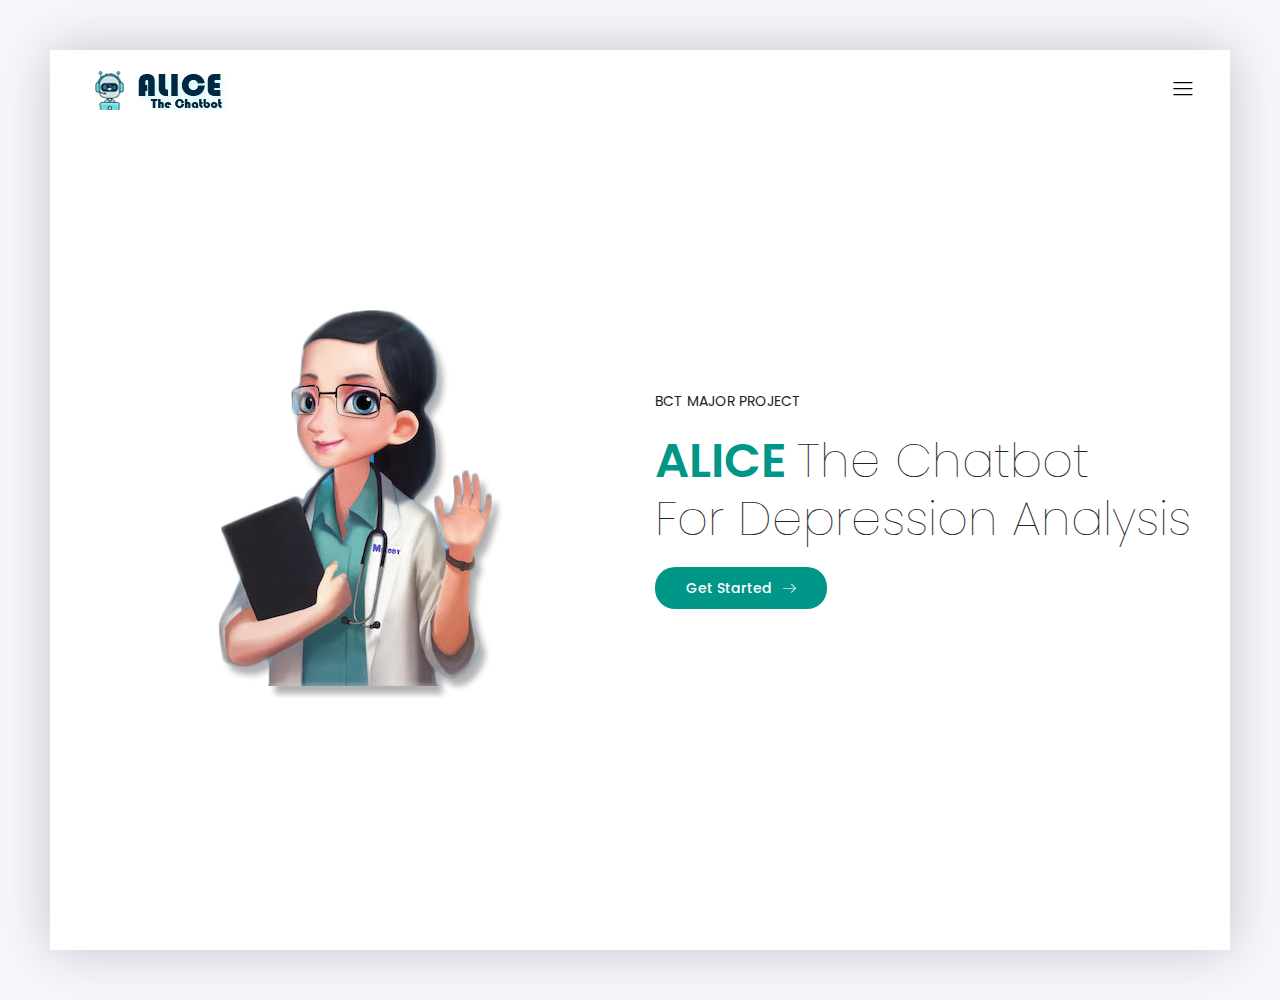
<file: Alice frontend/index.html>
<!DOCTYPE html>
<html lang="zxx" class="no-js">
<head>
	<!-- Mobile Specific Meta -->
	<meta name="viewport" content="width=device-width, initial-scale=1, shrink-to-fit=no">
	<!-- Favicon-->
	<link rel="shortcut icon" href="img/fav.png">
	<!-- Author Meta -->
	<meta name="author" content="Alice">
	<!-- Meta Description -->
	<meta name="description" content="">
	<!-- Meta Keyword -->
	<meta name="keywords" content="">
	<!-- meta character set -->
	<meta charset="UTF-8">
	<!-- Site Title -->
	<title>Alice The Chatbot || For Depression Analysis</title>

	<link href="https://fonts.googleapis.com/css?family=Poppins:100,300,500" rel="stylesheet">
		<!--
		CSS
		============================================= -->
		<link rel="stylesheet" href="css/linearicons.css">
		<link rel="stylesheet" href="css/owl.carousel.css">
		<link rel="stylesheet" href="css/font-awesome.min.css">
		<link rel="stylesheet" href="css/nice-select.css">
		<link rel="stylesheet" href="css/magnific-popup.css">
		<link rel="stylesheet" href="css/bootstrap.css">
		<link rel="stylesheet" href="css/main.css">
	</head>
	<body>
	<div class="oz-body-wrap">
		<!-- Start Header Area -->
		<header class="default-header">
			<div class="container-fluid">
				<div class="header-wrap">
					<div class="header-top d-flex justify-content-between align-items-center">
						<div class="logo">
							<a href="index.html"><img src="img/logo.png" alt=""></a>
						</div>
						<div class="main-menubar d-flex align-items-center">
							<nav class="hide">
								<a href="index.html">Home</a>
									<a href="chatbot.html">Chatbot</a>
									<a href="screening.html">Depression Screening Test</a>
									<a href="team.html">Our Team</a>
							</nav>
							<div class="menu-bar"><span class="lnr lnr-menu"></span></div>
						</div>
					</div>
				</div>
			</div>
		</header>
		<!-- End Header Area -->
		<!-- Start Banner Area -->
		<section class="banner-area relative">
			<div class="container">
				<div class="row fullscreen align-items-center justify-content-center">
					<div class="banner-left col-lg-6">
						<img class="d-flex mx-auto img-fluid" src="img/header-img.png" alt="">
					</div>
					<div class="col-lg-6">
						<div class="story-content">
							<h6 class="text-uppercase">BCT MAJOR PROJECT</h6>
							<h1><span class="sp-2">ALICE </span>The Chatbot<br>
								For Depression Analysis</h1>
							
							<a href="chatbot.html" class="genric-btn primary circle arrow">Get Started<span class="lnr lnr-arrow-right"></span></a>
						</div>
					</div>
				</div>
			</div>
		</section>
	</div>
		<!-- End Banner Area -->
		

		<script src="js/vendor/jquery-2.2.4.min.js"></script>
		<script src="https://cdnjs.cloudflare.com/ajax/libs/popper.js/1.11.0/umd/popper.min.js" integrity="sha384-b/U6ypiBEHpOf/4+1nzFpr53nxSS+GLCkfwBdFNTxtclqqenISfwAzpKaMNFNmj4" crossorigin="anonymous"></script>
		<script src="js/vendor/bootstrap.min.js"></script>
		<script src="js/jquery.ajaxchimp.min.js"></script>
		<script src="js/owl.carousel.min.js"></script>
		<script src="js/jquery.nice-select.min.js"></script>
		<script src="js/jquery.magnific-popup.min.js"></script>
		<script src="js/jquery.counterup.min.js"></script>
		<script src="js/waypoints.min.js"></script>
		<script src="js/main.js"></script>
	</body>
</html>
</file>
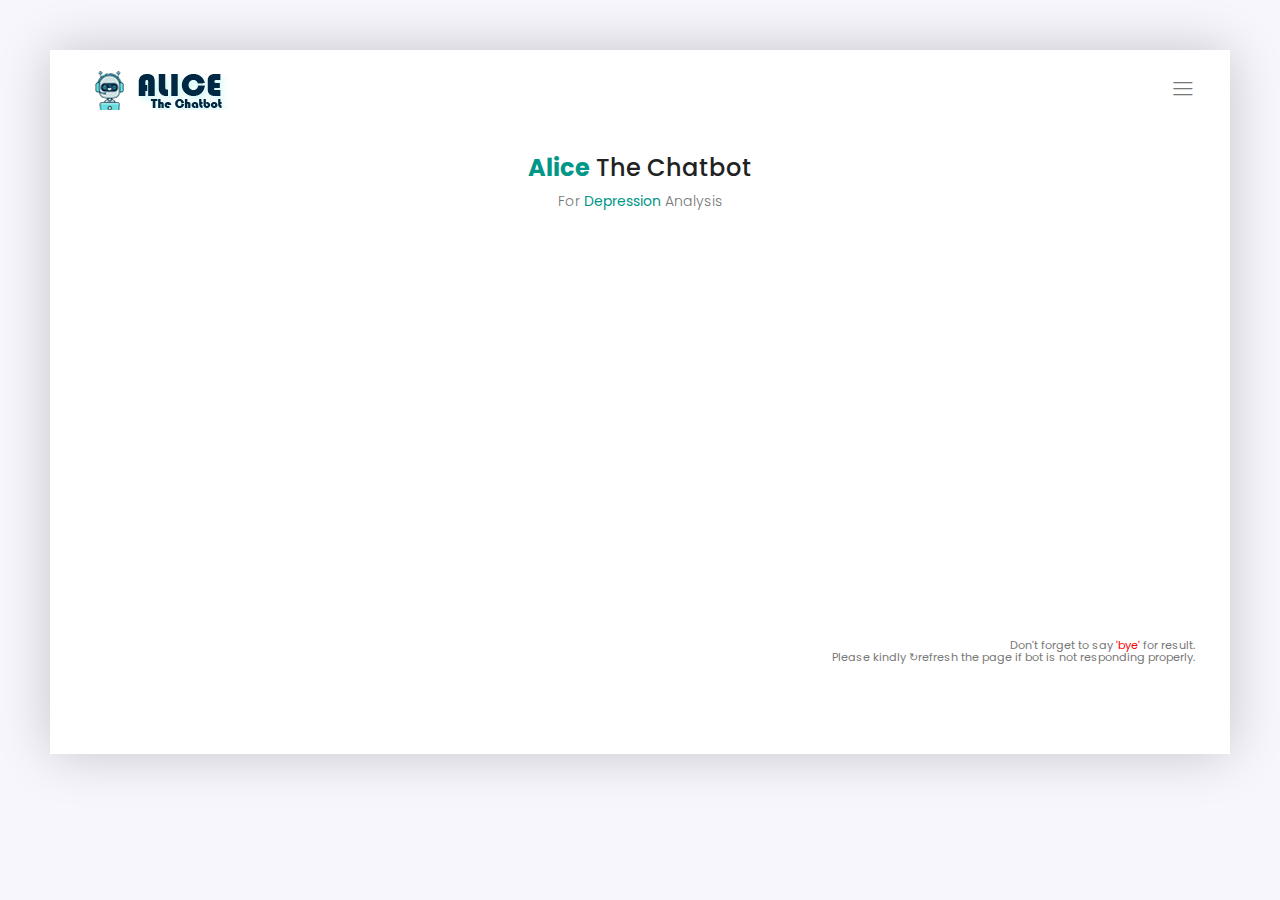
<file: Alice frontend/chatbot.html>
<!DOCTYPE html>
<html lang="zxx" class="no-js">
	<head>
		<!-- Mobile Specific Meta -->
		<meta name="viewport" content="width=device-width, initial-scale=1, shrink-to-fit=no">
		<!-- Favicon-->
		<link rel="shortcut icon" href="img/fav.png">
		<!-- Author Meta -->
		<meta name="author" content="Colorlib">
		<!-- Meta Description -->
		<meta name="description" content="">
		<!-- Meta Keyword -->
		<meta name="keywords" content="">
		<!-- meta character set -->
		<meta charset="UTF-8">
		<!-- Site Title -->
		<title>Alice The Chatbot || For Depression Analysis</title>
		<link href="https://fonts.googleapis.com/css?family=Poppins:300,500,600" rel="stylesheet">
		<!--
		CSS
		============================================= -->
		<link rel="stylesheet" href="css/linearicons.css">
		<link rel="stylesheet" href="css/owl.carousel.css">
		<link rel="stylesheet" href="css/font-awesome.min.css">
		<link rel="stylesheet" href="css/nice-select.css">
		<link rel="stylesheet" href="css/magnific-popup.css">
		<link rel="stylesheet" href="css/bootstrap.css">
		<link rel="stylesheet" href="css/main.css">
	</head>
	<body>
	<div class="oz-body-wrap">
		<!-- Start Header Area -->
		<header class="default-header generic-header">
			<div class="container-fluid">
				<div class="header-wrap">
					<div class="header-top d-flex justify-content-between align-items-center">
						<div class="logo">
							<a href="index.html"><img src="img/logo.png" alt=""></a>
						</div>
						<div class="main-menubar d-flex align-items-center">
							<nav class="hide">
									<a href="index.html">Home</a>
									<a href="chatbot.html">Chatbot</a>
									<a href="screening.html">Depression Screening Test</a>
									<a href="team.html">Our Team</a>
									
								</nav>
							<div class="menu-bar"><span class="lnr lnr-menu"></span></div>
						</div>
					</div>
				</div>
			</div>
		</header>
		<!-- End Header Area -->
		<!-- Start Sample Area -->
		<section class="sample-text-area">
			<div class="container">
			<div class="text-center">
				<h1 class="text-heading " style="margin-bottom: 5px;"><b>Alice</b> The Chatbot</h1>
				<p>For <b>Depression</b> Analysis</p>
				</div>
				
				<iframe src="http://127.0.0.1:5000/" height="400px" width="100%" style=""></iframe>
				
				<p class="text-right" style="margin-bottom: -10px;"><small>Don't forget to say <span style="color:Red;">'bye'</span> for result.</small></p>
				<p class="text-right"><small>Please kindly  ↻refresh the page if bot is not responding properly.</small></p>
			</div>
		</section>
		<!-- End Sample Area -->
		</div>
		
		<!-- End Footer Area -->
		<script src="js/vendor/jquery-2.2.4.min.js"></script>
		<script src="https://cdnjs.cloudflare.com/ajax/libs/popper.js/1.11.0/umd/popper.min.js" integrity="sha384-b/U6ypiBEHpOf/4+1nzFpr53nxSS+GLCkfwBdFNTxtclqqenISfwAzpKaMNFNmj4" crossorigin="anonymous"></script>
		<script src="js/vendor/bootstrap.min.js"></script>
		<script src="js/jquery.ajaxchimp.min.js"></script>
		<script src="js/owl.carousel.min.js"></script>
		<script src="js/jquery.nice-select.min.js"></script>
		<script src="js/jquery.magnific-popup.min.js"></script>
		<script src="js/main.js"></script>
</body>
</html>
</file>
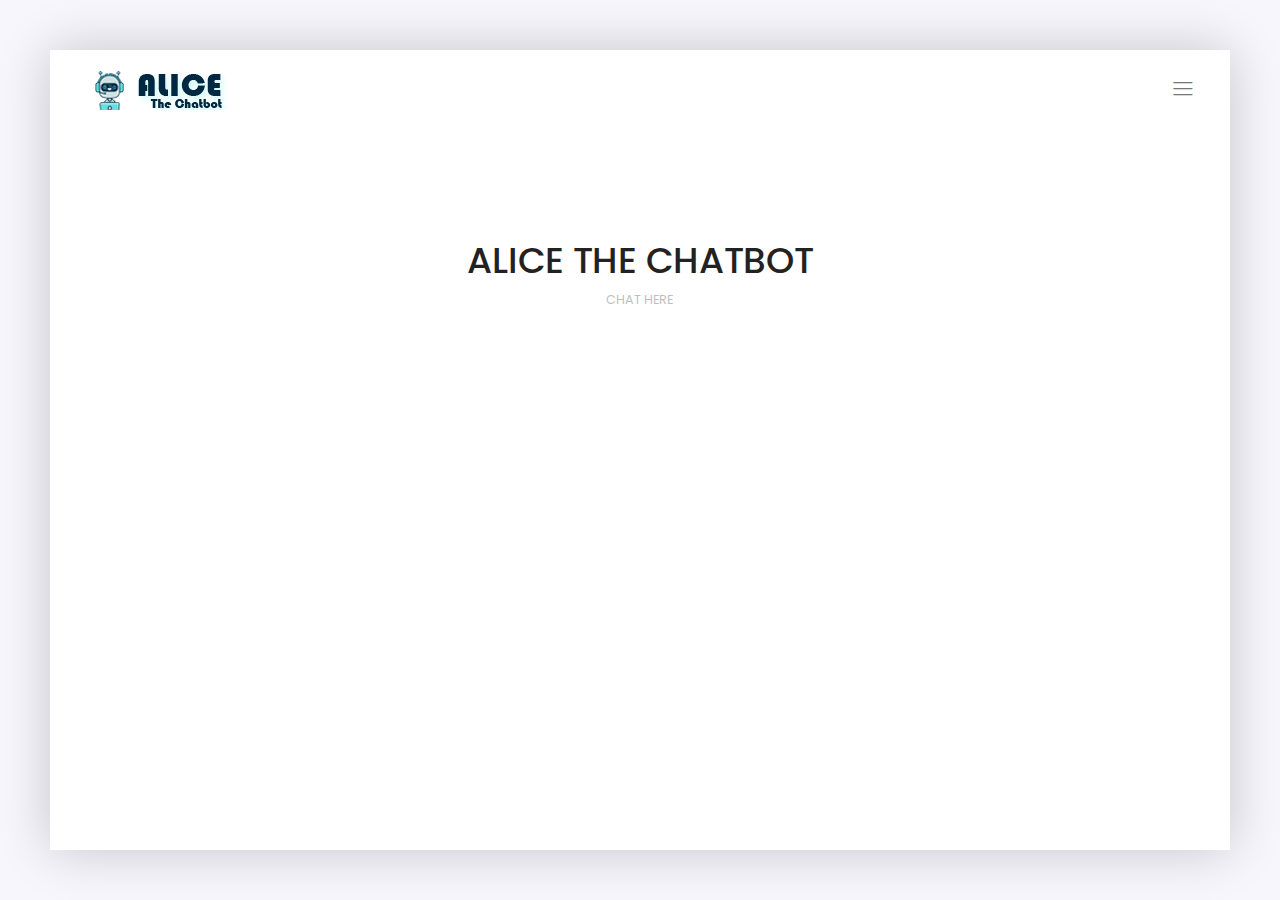
<file: Alice frontend/chatbot1.html>
<!DOCTYPE html>
<html lang="zxx" class="no-js">
	<head>
		<!-- Mobile Specific Meta -->
		<meta name="viewport" content="width=device-width, initial-scale=1, shrink-to-fit=no">
		<!-- Favicon-->
		<link rel="shortcut icon" href="img/fav.png">
		<!-- Author Meta -->
		<meta name="author" content="Alice">
		<!-- Meta Description -->
		<meta name="description" content="">
		<!-- Meta Keyword -->
		<meta name="keywords" content="">
		<!-- meta character set -->
		<meta charset="UTF-8">
		<!-- Site Title -->
		<title>Alice The Chatbot || For Depression Analysis</title>
		<link href="https://fonts.googleapis.com/css?family=Poppins:300,500,600" rel="stylesheet">
		<link rel="stylesheet" href="C:\Users\Aabhas Karmacharya\Desktop\connect\aaa\static\style.css">
		<!--
		CSS
		============================================= -->
		<link rel="stylesheet" href="css/linearicons.css">
		<link rel="stylesheet" href="css/owl.carousel.css">
		<link rel="stylesheet" href="css/font-awesome.min.css">
		<link rel="stylesheet" href="css/nice-select.css">
		<link rel="stylesheet" href="css/magnific-popup.css">
		<link rel="stylesheet" href="css/bootstrap.css">
		<link rel="stylesheet" href="css/main.css">
	</head>
	<body>
		<div class="oz-body-wrap" >
			<!-- Start Header Area -->
			<header class="default-header generic-header">
				<div class="container-fluid">
					<div class="header-wrap">
						<div class="header-top d-flex justify-content-between align-items-center">
							<div class="logo">
								<a href="index.html"><img src="img/logo.png" alt=""></a>
							</div>
							<div class="main-menubar d-flex align-items-center">
								<nav class="hide">
									<a href="index.html">Home</a>
									<a href="chatbot.html">Chatbot</a>
									<a href="team.html">Our Team</a>
								</nav>
								<div class="menu-bar"><span class="lnr lnr-menu"></span></div>
							</div>
						</div>
					</div>
				</div>
			</header>
			<section class="about-generic-area">
					<div class="container border-top-generic">
							
									<section class="generic-banner elements-banner relative">
											<div class="container">
											
												<div class="row height align-items-center justify-content-center">
													<div class="col-lg-10">
														<div class="banner-content text-center">
														
														<h1 class="text-uppercase">Alice The Chatbot</h1>
														<p class="text-uppercase" style="opacity: 0.25;"><small>chat here</small></p>
															<!-- <iframe src="http://127.0.0.1:5000/" height="330px" width="100%" style="boader:2px;"></iframe> -->
															<div class="scrollbar" id="style-1">
															<iframe src="http://127.0.0.1:5000/" height="330px" width="100%" style="border-radius:50px;"></iframe>
								 
														</div>
													</div></div></div>
												
											</div>
										</section>
	
					</div>
					</div>
				</section>
			<!-- End Header Area -->
			<!-- Start Banner Area -->
			<!-- <section class="generic-banner elements-banner relative">
				<div class="container">
				
					<div class="row height align-items-center justify-content-center">
						<div class="col-lg-10">
							<div class="banner-content text-center">
							<br><br>
							<h1 class="text-uppercase">Alice The Chatbot</h1>
							<p class="text-uppercase" style="opacity: 0.25;"><small>chat here</small></p>
								<iframe src="http://127.0.0.1:5000/" height="330px" width="100%" style="boader:2px;"></iframe>
								<div class="scrollbar" id="style-1">
								<iframe src="C:\Users\Aabhas Karmacharya\Desktop\connect\aaa\templates\index.html" height="330px" width="100%" style="boader:2px;"></iframe>
	 
							</div>
						</div>
					</div>
				</div>
			</section> -->
			<!-- End Footer Area -->
		</div>
		<script src="js/vendor/jquery-2.2.4.min.js"></script>
		<script src="https://cdnjs.cloudflare.com/ajax/libs/popper.js/1.11.0/umd/popper.min.js" integrity="sha384-b/U6ypiBEHpOf/4+1nzFpr53nxSS+GLCkfwBdFNTxtclqqenISfwAzpKaMNFNmj4" crossorigin="anonymous"></script>
		<script src="js/vendor/bootstrap.min.js"></script>
		<script src="js/jquery.ajaxchimp.min.js"></script>
		<script src="js/owl.carousel.min.js"></script>
		<script src="js/jquery.nice-select.min.js"></script>
		<script src="js/jquery.magnific-popup.min.js"></script>
		<script src="js/main.js"></script>
	</body>
</html>
</file>
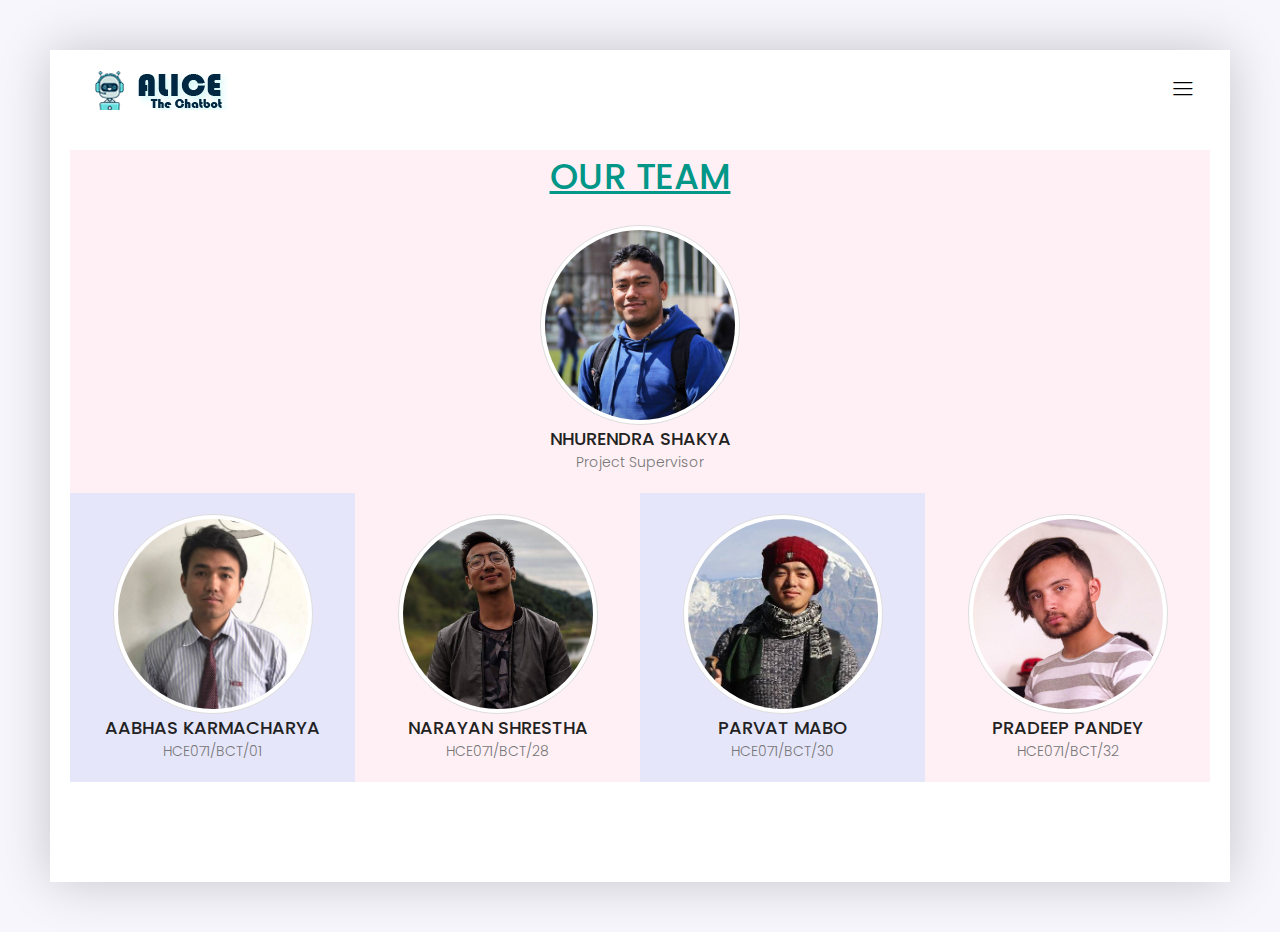
<file: Alice frontend/team.html>
<!DOCTYPE html>
<html lang="zxx" class="no-js">
	<head>
		<!-- Mobile Specific Meta -->
		<meta name="viewport" content="width=device-width, initial-scale=1, shrink-to-fit=no">
		<!-- Favicon-->
		<link rel="shortcut icon" href="img/fav.png">
		<!-- Author Meta -->
		<meta name="author" content="Colorlib">
		<!-- Meta Description -->
		<meta name="description" content="">
		<!-- Meta Keyword -->
		<meta name="keywords" content="">
		<!-- meta character set -->
		<meta charset="UTF-8">
		<!-- Site Title -->
		<title>Alice The Chatbot || For Depression Analysis</title>
		<link href="https://fonts.googleapis.com/css?family=Poppins:300,500,600" rel="stylesheet">
		<!--
		CSS
		============================================= -->
		<link rel="stylesheet" href="css/linearicons.css">
		<link rel="stylesheet" href="css/owl.carousel.css">
		<link rel="stylesheet" href="css/font-awesome.min.css">
		<link rel="stylesheet" href="css/nice-select.css">
		<link rel="stylesheet" href="css/magnific-popup.css">
		<link rel="stylesheet" href="css/bootstrap.css">
		<link rel="stylesheet" href="css/main.css">
		
	</head>
	<body>
		<div class="oz-body-wrap">
			<!-- Start Header Area -->
			<header class="default-header">
				<div class="container-fluid">
					<div class="header-wrap">
						<div class="header-top d-flex justify-content-between align-items-center">
							<div class="logo">
								<a href="index.html"><img src="img/logo.png" alt=""></a>
							</div>
							<div class="main-menubar d-flex align-items-center">
								<nav class="hide">
									<a href="index.html">Home</a>
									<a href="chatbot.html">Chatbot</a>
									<a href="screening.html">Depression Screening Test</a>
									<a href="team.html">Our Team</a>
								</nav>
								<div class="menu-bar"><span class="lnr lnr-menu"></span></div>
							</div>
						</div>
					</div>
				</div>
			</header>
			<!-- End Header Area -->
			
				<!-- About Generic Start -->
			<section class="about-generic-area">
				<div class="container border-top-generic">
						<div class="row">
								<div class="col-sm-12" style="background-color:lavenderblush;">
									<div class="text-center">
											<h1 class="text-uppercase"><u>Our Team</u></h1>
									<br>
									<img src="img/team/5.jpg" alt="" height="200px" width="200px" class="img-fluid img-thumbnail rounded-circle">
									<h4 class="text-uppercase">Nhurendra Shakya</h4>
									<p>Project Supervisor</P>	
									</div>
								</div>
								</div>
								<div class="clearfix"></div>
<div class="row">
    <div class="col-sm-3" style="background-color:lavender;">
	<div class="text-center">
	<br>
	<img src="img/team/2.jpg" alt="" height="200px" width="200px" class="img-fluid img-thumbnail rounded-circle">

	<h4 class="text-uppercase">AABHAS KARMACHARYA</h4>
	<p>HCE071/BCT/01</P>	
	</div>
	</div>
    <div class="col-sm-3" style="background-color:lavenderblush;">
	<div class="text-center">
	<br><img src="img/team/1.jpg" alt="" height="200px" width="200px" class="img-fluid img-thumbnail rounded-circle">

	<h4 class="text-uppercase">Narayan Shrestha</h4>
	<p>HCE071/BCT/28</P>	
	</div>
	</div>
    <div class="col-sm-3" style="background-color:lavender;">
	<div class="text-center">
	<br><img src="img/team/3.jpg" alt="" height="200px" width="200px" class="img-fluid img-thumbnail rounded-circle">

	<h4 class="text-uppercase">Parvat Mabo</h4>
	<p>HCE071/BCT/30</P>	
	</div>
	</div>
	<div class="col-sm-3" style="background-color:lavenderblush;">
	<div class="text-center">
	<br><img src="img/team/4.jpg" alt="" height="200px" width="200px" class="img-fluid img-thumbnail rounded-circle">

	<h4 class="text-uppercase">Pradeep Pandey</h4>
	<p>HCE071/BCT/32</P>	
	</div>
	</div>
  </div>

				</div>
			</section>
			<!-- End generic Area -->
			
		</div>
		<script src="js/vendor/jquery-2.2.4.min.js"></script>
		<script src="https://cdnjs.cloudflare.com/ajax/libs/popper.js/1.11.0/umd/popper.min.js" integrity="sha384-b/U6ypiBEHpOf/4+1nzFpr53nxSS+GLCkfwBdFNTxtclqqenISfwAzpKaMNFNmj4" crossorigin="anonymous"></script>
		<script src="js/vendor/bootstrap.min.js"></script>
		<script src="js/jquery.ajaxchimp.min.js"></script>
		<script src="js/owl.carousel.min.js"></script>
		<script src="js/jquery.nice-select.min.js"></script>
		<script src="js/jquery.magnific-popup.min.js"></script>
		<script src="js/main.js"></script>
	</body>
</html>
</file>
<file: Alice frontend/css/linearicons.css>
@font-face {
	font-family: 'Linearicons-Free';
	src:url('../fonts/Linearicons-Free.eot?w118d');
	src:url('../fonts/Linearicons-Free.eot?#iefixw118d') format('embedded-opentype'),
		url('../fonts/Linearicons-Free.woff2?w118d') format('woff2'),
		url('../fonts/Linearicons-Free.woff?w118d') format('woff'),
		url('../fonts/Linearicons-Free.ttf?w118d') format('truetype'),
		url('../fonts/Linearicons-Free.svg?w118d#Linearicons-Free') format('svg');
	font-weight: normal;
	font-style: normal;
}

.lnr {
	font-family: 'Linearicons-Free';
	speak: none;
	font-style: normal;
	font-weight: normal;
	font-variant: normal;
	text-transform: none;
	line-height: 1;

	/* Better Font Rendering =========== */
	-webkit-font-smoothing: antialiased;
	-moz-osx-font-smoothing: grayscale;
}

.lnr-home:before {
	content: "\e800";
}
.lnr-apartment:before {
	content: "\e801";
}
.lnr-pencil:before {
	content: "\e802";
}
.lnr-magic-wand:before {
	content: "\e803";
}
.lnr-drop:before {
	content: "\e804";
}
.lnr-lighter:before {
	content: "\e805";
}
.lnr-poop:before {
	content: "\e806";
}
.lnr-sun:before {
	content: "\e807";
}
.lnr-moon:before {
	content: "\e808";
}
.lnr-cloud:before {
	content: "\e809";
}
.lnr-cloud-upload:before {
	content: "\e80a";
}
.lnr-cloud-download:before {
	content: "\e80b";
}
.lnr-cloud-sync:before {
	content: "\e80c";
}
.lnr-cloud-check:before {
	content: "\e80d";
}
.lnr-database:before {
	content: "\e80e";
}
.lnr-lock:before {
	content: "\e80f";
}
.lnr-cog:before {
	content: "\e810";
}
.lnr-trash:before {
	content: "\e811";
}
.lnr-dice:before {
	content: "\e812";
}
.lnr-heart:before {
	content: "\e813";
}
.lnr-star:before {
	content: "\e814";
}
.lnr-star-half:before {
	content: "\e815";
}
.lnr-star-empty:before {
	content: "\e816";
}
.lnr-flag:before {
	content: "\e817";
}
.lnr-envelope:before {
	content: "\e818";
}
.lnr-paperclip:before {
	content: "\e819";
}
.lnr-inbox:before {
	content: "\e81a";
}
.lnr-eye:before {
	content: "\e81b";
}
.lnr-printer:before {
	content: "\e81c";
}
.lnr-file-empty:before {
	content: "\e81d";
}
.lnr-file-add:before {
	content: "\e81e";
}
.lnr-enter:before {
	content: "\e81f";
}
.lnr-exit:before {
	content: "\e820";
}
.lnr-graduation-hat:before {
	content: "\e821";
}
.lnr-license:before {
	content: "\e822";
}
.lnr-music-note:before {
	content: "\e823";
}
.lnr-film-play:before {
	content: "\e824";
}
.lnr-camera-video:before {
	content: "\e825";
}
.lnr-camera:before {
	content: "\e826";
}
.lnr-picture:before {
	content: "\e827";
}
.lnr-book:before {
	content: "\e828";
}
.lnr-bookmark:before {
	content: "\e829";
}
.lnr-user:before {
	content: "\e82a";
}
.lnr-users:before {
	content: "\e82b";
}
.lnr-shirt:before {
	content: "\e82c";
}
.lnr-store:before {
	content: "\e82d";
}
.lnr-cart:before {
	content: "\e82e";
}
.lnr-tag:before {
	content: "\e82f";
}
.lnr-phone-handset:before {
	content: "\e830";
}
.lnr-phone:before {
	content: "\e831";
}
.lnr-pushpin:before {
	content: "\e832";
}
.lnr-map-marker:before {
	content: "\e833";
}
.lnr-map:before {
	content: "\e834";
}
.lnr-location:before {
	content: "\e835";
}
.lnr-calendar-full:before {
	content: "\e836";
}
.lnr-keyboard:before {
	content: "\e837";
}
.lnr-spell-check:before {
	content: "\e838";
}
.lnr-screen:before {
	content: "\e839";
}
.lnr-smartphone:before {
	content: "\e83a";
}
.lnr-tablet:before {
	content: "\e83b";
}
.lnr-laptop:before {
	content: "\e83c";
}
.lnr-laptop-phone:before {
	content: "\e83d";
}
.lnr-power-switch:before {
	content: "\e83e";
}
.lnr-bubble:before {
	content: "\e83f";
}
.lnr-heart-pulse:before {
	content: "\e840";
}
.lnr-construction:before {
	content: "\e841";
}
.lnr-pie-chart:before {
	content: "\e842";
}
.lnr-chart-bars:before {
	content: "\e843";
}
.lnr-gift:before {
	content: "\e844";
}
.lnr-diamond:before {
	content: "\e845";
}
.lnr-linearicons:before {
	content: "\e846";
}
.lnr-dinner:before {
	content: "\e847";
}
.lnr-coffee-cup:before {
	content: "\e848";
}
.lnr-leaf:before {
	content: "\e849";
}
.lnr-paw:before {
	content: "\e84a";
}
.lnr-rocket:before {
	content: "\e84b";
}
.lnr-briefcase:before {
	content: "\e84c";
}
.lnr-bus:before {
	content: "\e84d";
}
.lnr-car:before {
	content: "\e84e";
}
.lnr-train:before {
	content: "\e84f";
}
.lnr-bicycle:before {
	content: "\e850";
}
.lnr-wheelchair:before {
	content: "\e851";
}
.lnr-select:before {
	content: "\e852";
}
.lnr-earth:before {
	content: "\e853";
}
.lnr-smile:before {
	content: "\e854";
}
.lnr-sad:before {
	content: "\e855";
}
.lnr-neutral:before {
	content: "\e856";
}
.lnr-mustache:before {
	content: "\e857";
}
.lnr-alarm:before {
	content: "\e858";
}
.lnr-bullhorn:before {
	content: "\e859";
}
.lnr-volume-high:before {
	content: "\e85a";
}
.lnr-volume-medium:before {
	content: "\e85b";
}
.lnr-volume-low:before {
	content: "\e85c";
}
.lnr-volume:before {
	content: "\e85d";
}
.lnr-mic:before {
	content: "\e85e";
}
.lnr-hourglass:before {
	content: "\e85f";
}
.lnr-undo:before {
	content: "\e860";
}
.lnr-redo:before {
	content: "\e861";
}
.lnr-sync:before {
	content: "\e862";
}
.lnr-history:before {
	content: "\e863";
}
.lnr-clock:before {
	content: "\e864";
}
.lnr-download:before {
	content: "\e865";
}
.lnr-upload:before {
	content: "\e866";
}
.lnr-enter-down:before {
	content: "\e867";
}
.lnr-exit-up:before {
	content: "\e868";
}
.lnr-bug:before {
	content: "\e869";
}
.lnr-code:before {
	content: "\e86a";
}
.lnr-link:before {
	content: "\e86b";
}
.lnr-unlink:before {
	content: "\e86c";
}
.lnr-thumbs-up:before {
	content: "\e86d";
}
.lnr-thumbs-down:before {
	content: "\e86e";
}
.lnr-magnifier:before {
	content: "\e86f";
}
.lnr-cross:before {
	content: "\e870";
}
.lnr-menu:before {
	content: "\e871";
}
.lnr-list:before {
	content: "\e872";
}
.lnr-chevron-up:before {
	content: "\e873";
}
.lnr-chevron-down:before {
	content: "\e874";
}
.lnr-chevron-left:before {
	content: "\e875";
}
.lnr-chevron-right:before {
	content: "\e876";
}
.lnr-arrow-up:before {
	content: "\e877";
}
.lnr-arrow-down:before {
	content: "\e878";
}
.lnr-arrow-left:before {
	content: "\e879";
}
.lnr-arrow-right:before {
	content: "\e87a";
}
.lnr-move:before {
	content: "\e87b";
}
.lnr-warning:before {
	content: "\e87c";
}
.lnr-question-circle:before {
	content: "\e87d";
}
.lnr-menu-circle:before {
	content: "\e87e";
}
.lnr-checkmark-circle:before {
	content: "\e87f";
}
.lnr-cross-circle:before {
	content: "\e880";
}
.lnr-plus-circle:before {
	content: "\e881";
}
.lnr-circle-minus:before {
	content: "\e882";
}
.lnr-arrow-up-circle:before {
	content: "\e883";
}
.lnr-arrow-down-circle:before {
	content: "\e884";
}
.lnr-arrow-left-circle:before {
	content: "\e885";
}
.lnr-arrow-right-circle:before {
	content: "\e886";
}
.lnr-chevron-up-circle:before {
	content: "\e887";
}
.lnr-chevron-down-circle:before {
	content: "\e888";
}
.lnr-chevron-left-circle:before {
	content: "\e889";
}
.lnr-chevron-right-circle:before {
	content: "\e88a";
}
.lnr-crop:before {
	content: "\e88b";
}
.lnr-frame-expand:before {
	content: "\e88c";
}
.lnr-frame-contract:before {
	content: "\e88d";
}
.lnr-layers:before {
	content: "\e88e";
}
.lnr-funnel:before {
	content: "\e88f";
}
.lnr-text-format:before {
	content: "\e890";
}
.lnr-text-format-remove:before {
	content: "\e891";
}
.lnr-text-size:before {
	content: "\e892";
}
.lnr-bold:before {
	content: "\e893";
}
.lnr-italic:before {
	content: "\e894";
}
.lnr-underline:before {
	content: "\e895";
}
.lnr-strikethrough:before {
	content: "\e896";
}
.lnr-highlight:before {
	content: "\e897";
}
.lnr-text-align-left:before {
	content: "\e898";
}
.lnr-text-align-center:before {
	content: "\e899";
}
.lnr-text-align-right:before {
	content: "\e89a";
}
.lnr-text-align-justify:before {
	content: "\e89b";
}
.lnr-line-spacing:before {
	content: "\e89c";
}
.lnr-indent-increase:before {
	content: "\e89d";
}
.lnr-indent-decrease:before {
	content: "\e89e";
}
.lnr-pilcrow:before {
	content: "\e89f";
}
.lnr-direction-ltr:before {
	content: "\e8a0";
}
.lnr-direction-rtl:before {
	content: "\e8a1";
}
.lnr-page-break:before {
	content: "\e8a2";
}
.lnr-sort-alpha-asc:before {
	content: "\e8a3";
}
.lnr-sort-amount-asc:before {
	content: "\e8a4";
}
.lnr-hand:before {
	content: "\e8a5";
}
.lnr-pointer-up:before {
	content: "\e8a6";
}
.lnr-pointer-right:before {
	content: "\e8a7";
}
.lnr-pointer-down:before {
	content: "\e8a8";
}
.lnr-pointer-left:before {
	content: "\e8a9";
}
</file>
<file: Alice frontend/css/nice-select.css>
.nice-select {
  -webkit-tap-highlight-color: transparent;
  background-color: #fff;
  border-radius: 5px;
  border: solid 1px #e8e8e8;
  box-sizing: border-box;
  clear: both;
  cursor: pointer;
  display: block;
  float: left;
  font-family: inherit;
  font-size: 14px;
  font-weight: normal;
  height: 42px;
  line-height: 40px;
  outline: none;
  padding-left: 18px;
  padding-right: 30px;
  position: relative;
  text-align: left !important;
  -webkit-transition: all 0.2s ease-in-out;
  transition: all 0.2s ease-in-out;
  -webkit-user-select: none;
     -moz-user-select: none;
      -ms-user-select: none;
          user-select: none;
  white-space: nowrap;
  width: auto; }
  .nice-select:hover {
    border-color: #dbdbdb; }
  .nice-select:active, .nice-select.open, .nice-select:focus {
    border-color: #999; }
  .nice-select:after {
    border-bottom: 2px solid #999;
    border-right: 2px solid #999;
    content: '';
    display: block;
    height: 5px;
    margin-top: -4px;
    pointer-events: none;
    position: absolute;
    right: 12px;
    top: 50%;
    -webkit-transform-origin: 66% 66%;
        -ms-transform-origin: 66% 66%;
            transform-origin: 66% 66%;
    -webkit-transform: rotate(45deg);
        -ms-transform: rotate(45deg);
            transform: rotate(45deg);
    -webkit-transition: all 0.15s ease-in-out;
    transition: all 0.15s ease-in-out;
    width: 5px; }
  .nice-select.open:after {
    -webkit-transform: rotate(-135deg);
        -ms-transform: rotate(-135deg);
            transform: rotate(-135deg); }
  .nice-select.open .list {
    opacity: 1;
    pointer-events: auto;
    -webkit-transform: scale(1) translateY(0);
        -ms-transform: scale(1) translateY(0);
            transform: scale(1) translateY(0); }
  .nice-select.disabled {
    border-color: #ededed;
    color: #999;
    pointer-events: none; }
    .nice-select.disabled:after {
      border-color: #cccccc; }
  .nice-select.wide {
    width: 100%; }
    .nice-select.wide .list {
      left: 0 !important;
      right: 0 !important; }
  .nice-select.right {
    float: right; }
    .nice-select.right .list {
      left: auto;
      right: 0; }
  .nice-select.small {
    font-size: 12px;
    height: 36px;
    line-height: 34px; }
    .nice-select.small:after {
      height: 4px;
      width: 4px; }
    .nice-select.small .option {
      line-height: 34px;
      min-height: 34px; }
  .nice-select .list {
    background-color: #fff;
    border-radius: 5px;
    box-shadow: 0 0 0 1px rgba(68, 68, 68, 0.11);
    box-sizing: border-box;
    margin-top: 4px;
    opacity: 0;
    overflow: hidden;
    padding: 0;
    pointer-events: none;
    position: absolute;
    top: 100%;
    left: 0;
    -webkit-transform-origin: 50% 0;
        -ms-transform-origin: 50% 0;
            transform-origin: 50% 0;
    -webkit-transform: scale(0.75) translateY(-21px);
        -ms-transform: scale(0.75) translateY(-21px);
            transform: scale(0.75) translateY(-21px);
    -webkit-transition: all 0.2s cubic-bezier(0.5, 0, 0, 1.25), opacity 0.15s ease-out;
    transition: all 0.2s cubic-bezier(0.5, 0, 0, 1.25), opacity 0.15s ease-out;
    z-index: 9; }
    .nice-select .list:hover .option:not(:hover) {
      background-color: transparent !important; }
  .nice-select .option {
    cursor: pointer;
    font-weight: 400;
    line-height: 40px;
    list-style: none;
    min-height: 40px;
    outline: none;
    padding-left: 18px;
    padding-right: 29px;
    text-align: left;
    -webkit-transition: all 0.2s;
    transition: all 0.2s; }
    .nice-select .option:hover, .nice-select .option.focus, .nice-select .option.selected.focus {
      background-color: #f6f6f6; }
    .nice-select .option.selected {
      font-weight: bold; }
    .nice-select .option.disabled {
      background-color: transparent;
      color: #999;
      cursor: default; }

.no-csspointerevents .nice-select .list {
  display: none; }

.no-csspointerevents .nice-select.open .list {
  display: block; }
</file>
<file: Alice frontend/css/main.css>
::-moz-selection{background-color:#009688;color:#fff}::selection{background-color:#009688;color:#fff}::-webkit-input-placeholder{color:#000;font-weight:300}:-moz-placeholder{color:#000;opacity:1;font-weight:300}::-moz-placeholder{color:#000;opacity:1;font-weight:300}:-ms-input-placeholder{color:#000;font-weight:300}::-ms-input-placeholder{color:#000;font-weight:300}body{color:#777;font-family:"Poppins",sans-serif;font-size:14px;font-weight:300;line-height:1.5em;position:relative}ol,ul{margin:0;padding:0;list-style:none}select{display:block}figure{margin:0}a{-webkit-transition:all 0.3s ease 0s;-moz-transition:all 0.3s ease 0s;-o-transition:all 0.3s ease 0s;transition:all 0.3s ease 0s}iframe{border:0}a,a:focus,a:hover{text-decoration:none;outline:0;color:#777}.btn.active.focus,.btn.active:focus,.btn.focus,.btn.focus:active,.btn:active:focus,.btn:focus{text-decoration:none;outline:0}.card-panel{margin:0;padding:60px}.btn i,.btn-large i,.btn-floating i,.btn-large i,.btn-flat i{font-size:1em;line-height:inherit}.gray-bg{background:#f9f9ff}h1,h2,h3,h4,h5,h6{font-family:"Poppins",sans-serif;color:#222;line-height:1.5em;margin-bottom:0;margin-top:0;font-weight:500}.h1,.h2,.h3,.h4,.h5,.h6{margin-bottom:0;margin-top:0;font-family:"Poppins",sans-serif;font-weight:600;color:#222}h1,.h1{font-size:36px}h2,.h2{font-size:30px}h3,.h3{font-size:24px}h4,.h4{font-size:18px}h5,.h5{font-size:16px}h6,.h6{font-size:14px;color:#222}td,th{border-radius:0px}.clear::before,.clear::after{content:" ";display:table}.clear::after{clear:both}.fz-11{font-size:11px}.fz-12{font-size:12px}.fz-13{font-size:13px}.fz-14{font-size:14px}.fz-15{font-size:15px}.fz-16{font-size:16px}.fz-18{font-size:18px}.fz-30{font-size:30px}.fz-48{font-size:48px !important}.fw100{font-weight:100}.fw300{font-weight:300}.fw400{font-weight:400 !important}.fw500{font-weight:500}.f700{font-weight:700}.fsi{font-style:italic}.mt-10{margin-top:10px}.mt-15{margin-top:15px}.mt-20{margin-top:20px}.mt-25{margin-top:25px}.mt-30{margin-top:30px}.mt-35{margin-top:35px}.mt-40{margin-top:40px}.mt-50{margin-top:50px}.mt-60{margin-top:60px}.mt-70{margin-top:70px}.mt-80{margin-top:80px}.mt-100{margin-top:100px}.mt-120{margin-top:120px}.mt-150{margin-top:150px}.ml-0{margin-left:0 !important}.ml-5{margin-left:5px !important}.ml-10{margin-left:10px}.ml-15{margin-left:15px}.ml-20{margin-left:20px}.ml-30{margin-left:30px}.ml-50{margin-left:50px}.mr-0{margin-right:0 !important}.mr-5{margin-right:5px !important}.mr-15{margin-right:15px}.mr-10{margin-right:10px}.mr-20{margin-right:20px}.mr-30{margin-right:30px}.mr-50{margin-right:50px}.mb-0{margin-bottom:0px}.mb-0-i{margin-bottom:0px !important}.mb-5{margin-bottom:5px}.mb-10{margin-bottom:10px}.mb-15{margin-bottom:15px}.mb-20{margin-bottom:20px}.mb-25{margin-bottom:25px}.mb-30{margin-bottom:30px}.mb-40{margin-bottom:40px}.mb-50{margin-bottom:50px}.mb-60{margin-bottom:60px}.mb-70{margin-bottom:70px}.mb-80{margin-bottom:80px}.mb-90{margin-bottom:90px}.mb-100{margin-bottom:100px}.pt-0{padding-top:0px}.pt-10{padding-top:10px}.pt-15{padding-top:15px}.pt-20{padding-top:20px}.pt-25{padding-top:25px}.pt-30{padding-top:30px}.pt-40{padding-top:40px}.pt-50{padding-top:50px}.pt-60{padding-top:60px}.pt-70{padding-top:70px}.pt-80{padding-top:80px}.pt-90{padding-top:90px}.pt-100{padding-top:100px}.pt-150{padding-top:150px}.pb-0{padding-bottom:0px}.pb-10{padding-bottom:10px}.pb-15{padding-bottom:15px}.pb-20{padding-bottom:20px}.pb-25{padding-bottom:25px}.pb-30{padding-bottom:30px}.pb-40{padding-bottom:40px}.pb-50{padding-bottom:50px}.pb-60{padding-bottom:60px}.pb-70{padding-bottom:70px}.pb-80{padding-bottom:80px}.pb-90{padding-bottom:90px}.pb-100{padding-bottom:100px}.pb-150{padding-bottom:150px}.pr-30{padding-right:30px}.pl-30{padding-left:30px}.p-40{padding:40px}.float-left{float:left}.float-right{float:right}.text-italic{font-style:italic}.text-white{color:#fff}.transition{-webkit-transition:all 0.3s ease 0s;-moz-transition:all 0.3s ease 0s;-o-transition:all 0.3s ease 0s;transition:all 0.3s ease 0s}.section-full{padding:100px 0}.section-half{padding:75px 0}.flex{display:-webkit-box;display:-webkit-flex;display:-moz-flex;display:-ms-flexbox;display:flex}.inline-flex{display:-webkit-inline-box;display:-webkit-inline-flex;display:-moz-inline-flex;display:-ms-inline-flexbox;display:inline-flex}.flex-grow{-webkit-box-flex:1;-webkit-flex-grow:1;-moz-flex-grow:1;-ms-flex-positive:1;flex-grow:1}.flex-wrap{-webkit-flex-wrap:wrap;-moz-flex-wrap:wrap;-ms-flex-wrap:wrap;flex-wrap:wrap}.flex-left{-webkit-box-pack:start;-ms-flex-pack:start;-webkit-justify-content:flex-start;-moz-justify-content:flex-start;justify-content:flex-start}.flex-middle{-webkit-box-align:center;-ms-flex-align:center;-webkit-align-items:center;-moz-align-items:center;align-items:center}.flex-right{-webkit-box-pack:end;-ms-flex-pack:end;-webkit-justify-content:flex-end;-moz-justify-content:flex-end;justify-content:flex-end}.flex-top{-webkit-align-self:flex-start;-moz-align-self:flex-start;-ms-flex-item-align:start;align-self:flex-start}.flex-center{-webkit-box-pack:center;-ms-flex-pack:center;-webkit-justify-content:center;-moz-justify-content:center;justify-content:center}.flex-bottom{-webkit-align-self:flex-end;-moz-align-self:flex-end;-ms-flex-item-align:end;align-self:flex-end}.space-between{-webkit-box-pack:justify;-ms-flex-pack:justify;-webkit-justify-content:space-between;-moz-justify-content:space-between;justify-content:space-between}.space-around{-ms-flex-pack:distribute;-webkit-justify-content:space-around;-moz-justify-content:space-around;justify-content:space-around}.flex-column{-webkit-box-direction:normal;-webkit-box-orient:vertical;-webkit-flex-direction:column;-moz-flex-direction:column;-ms-flex-direction:column;flex-direction:column}.flex-cell{display:-webkit-box;display:-webkit-flex;display:-moz-flex;display:-ms-flexbox;display:flex;-webkit-box-flex:1;-webkit-flex-grow:1;-moz-flex-grow:1;-ms-flex-positive:1;flex-grow:1}.display-table{display:table}.light{color:#fff}.dark{color:#000}.relative{position:relative}.overflow-hidden{overflow:hidden}.overlay{position:absolute;left:0;right:0;top:0;bottom:0}.container.fullwidth{width:100%}.container.no-padding{padding-left:0;padding-right:0}.no-padding{padding:0}.section-bg{background:#f9fafc}@media (max-width: 767px){.no-flex-xs{display:block !important}}.row.no-margin{margin-left:0;margin-right:0}.sample-text-area{background:#fff;padding:100px 0 70px 0}.text-heading{margin-bottom:30px;font-size:24px}b,i,sup,sub,u,del{color:#009688}h1{font-size:36px}h2{font-size:30px}h3{font-size:24px}h4{font-size:18px}h5{font-size:16px}h6{font-size:14px}h1,h2,h3,h4,h5,h6{line-height:1.5em}.typography h1,.typography h2,.typography h3,.typography h4,.typography h5,.typography h6{color:#777}.button-area{background:#fff}.button-area .border-top-generic{padding:70px 15px;border-top:1px dotted #eee}.button-group-area .genric-btn{margin-right:10px;margin-top:10px}.button-group-area .genric-btn:last-child{margin-right:0}.genric-btn{display:inline-block;outline:none;line-height:40px;padding:0 30px;font-size:1em;text-align:center;text-decoration:none;font-weight:500;cursor:pointer;-webkit-transition:all 0.3s ease 0s;-moz-transition:all 0.3s ease 0s;-o-transition:all 0.3s ease 0s;transition:all 0.3s ease 0s}.genric-btn:focus{outline:none}.genric-btn.e-large{padding:0 40px;line-height:50px}.genric-btn.large{line-height:45px}.genric-btn.medium{line-height:30px}.genric-btn.small{line-height:25px}.genric-btn.radius{border-radius:3px}.genric-btn.circle{border-radius:20px}.genric-btn.arrow{display:-webkit-inline-box;display:-ms-inline-flexbox;display:inline-flex;-webkit-box-align:center;-ms-flex-align:center;align-items:center}.genric-btn.arrow span{margin-left:10px}.genric-btn.default{color:#222;background:#f9f9ff;border:1px solid transparent}.genric-btn.default:hover{border:1px solid #f9f9ff;background:#fff}.genric-btn.default-border{border:1px solid #f9f9ff;background:#fff}.genric-btn.default-border:hover{color:#222;background:#f9f9ff;border:1px solid transparent}.genric-btn.primary{color:#fff;background:#009688;border:1px solid transparent}.genric-btn.primary:hover{color:#009688;border:1px solid #009688;background:#fff}.genric-btn.primary-border{color:#009688;border:1px solid #009688;background:#fff}.genric-btn.primary-border:hover{color:#fff;background:#009688;border:1px solid transparent}.genric-btn.success{color:#fff;background:#4cd3e3;border:1px solid transparent}.genric-btn.success:hover{color:#4cd3e3;border:1px solid #4cd3e3;background:#fff}.genric-btn.success-border{color:#4cd3e3;border:1px solid #4cd3e3;background:#fff}.genric-btn.success-border:hover{color:#fff;background:#4cd3e3;border:1px solid transparent}.genric-btn.info{color:#fff;background:#38a4ff;border:1px solid transparent}.genric-btn.info:hover{color:#38a4ff;border:1px solid #38a4ff;background:#fff}.genric-btn.info-border{color:#38a4ff;border:1px solid #38a4ff;background:#fff}.genric-btn.info-border:hover{color:#fff;background:#38a4ff;border:1px solid transparent}.genric-btn.warning{color:#fff;background:#f4e700;border:1px solid transparent}.genric-btn.warning:hover{color:#f4e700;border:1px solid #f4e700;background:#fff}.genric-btn.warning-border{color:#f4e700;border:1px solid #f4e700;background:#fff}.genric-btn.warning-border:hover{color:#fff;background:#f4e700;border:1px solid transparent}.genric-btn.danger{color:#fff;background:#f44a40;border:1px solid transparent}.genric-btn.danger:hover{color:#f44a40;border:1px solid #f44a40;background:#fff}.genric-btn.danger-border{color:#f44a40;border:1px solid #f44a40;background:#fff}.genric-btn.danger-border:hover{color:#fff;background:#f44a40;border:1px solid transparent}.genric-btn.link{color:#222;background:#f9f9ff;text-decoration:underline;border:1px solid transparent}.genric-btn.link:hover{color:#222;border:1px solid #f9f9ff;background:#fff}.genric-btn.link-border{color:#222;border:1px solid #f9f9ff;background:#fff;text-decoration:underline}.genric-btn.link-border:hover{color:#222;background:#f9f9ff;border:1px solid transparent}.genric-btn.disable{color:#222,0.3;background:#f9f9ff;border:1px solid transparent;cursor:not-allowed}.generic-blockquote{padding:30px 50px 30px 30px;background:#f9f9ff;border-left:2px solid #009688}.progress-table-wrap{overflow-x:scroll}.progress-table{background:#f9f9ff;padding:15px 0px 30px 0px;min-width:800px}.progress-table .serial{width:11.83%;padding-left:30px}.progress-table .country{width:28.07%}.progress-table .visit{width:19.74%}.progress-table .percentage{width:40.36%;padding-right:50px}.progress-table .table-head{display:flex}.progress-table .table-head .serial,.progress-table .table-head .country,.progress-table .table-head .visit,.progress-table .table-head .percentage{color:#222;line-height:40px;text-transform:uppercase;font-weight:500}.progress-table .table-row{padding:15px 0;border-top:1px solid #edf3fd;display:flex}.progress-table .table-row .serial,.progress-table .table-row .country,.progress-table .table-row .visit,.progress-table .table-row .percentage{display:flex;align-items:center}.progress-table .table-row .country img{margin-right:15px}.progress-table .table-row .percentage .progress{width:80%;border-radius:0px;background:transparent}.progress-table .table-row .percentage .progress .progress-bar{height:5px;line-height:5px}.progress-table .table-row .percentage .progress .progress-bar.color-1{background-color:#6382e6}.progress-table .table-row .percentage .progress .progress-bar.color-2{background-color:#e66686}.progress-table .table-row .percentage .progress .progress-bar.color-3{background-color:#f09359}.progress-table .table-row .percentage .progress .progress-bar.color-4{background-color:#73fbaf}.progress-table .table-row .percentage .progress .progress-bar.color-5{background-color:#73fbaf}.progress-table .table-row .percentage .progress .progress-bar.color-6{background-color:#6382e6}.progress-table .table-row .percentage .progress .progress-bar.color-7{background-color:#a367e7}.progress-table .table-row .percentage .progress .progress-bar.color-8{background-color:#e66686}.single-gallery-image{margin-top:30px;background-repeat:no-repeat !important;background-position:center center !important;background-size:cover !important;height:200px}.list-style{width:14px;height:14px}.unordered-list li{position:relative;padding-left:30px;line-height:1.82em !important}.unordered-list li:before{content:"";position:absolute;width:14px;height:14px;border:3px solid #009688;background:#fff;top:4px;left:0;border-radius:50%}.ordered-list{margin-left:30px}.ordered-list li{list-style-type:decimal-leading-zero;color:#009688;font-weight:500;line-height:1.82em !important}.ordered-list li span{font-weight:300;color:#777}.ordered-list-alpha li{margin-left:30px;list-style-type:lower-alpha;color:#009688;font-weight:500;line-height:1.82em !important}.ordered-list-alpha li span{font-weight:300;color:#777}.ordered-list-roman li{margin-left:30px;list-style-type:lower-roman;color:#009688;font-weight:500;line-height:1.82em !important}.ordered-list-roman li span{font-weight:300;color:#777}.single-input{display:block;width:100%;line-height:40px;border:none;outline:none;background:#f9f9ff;padding:0 20px}.single-input:focus{outline:none}.input-group-icon{position:relative}.input-group-icon .icon{position:absolute;left:20px;top:0;line-height:40px;z-index:3}.input-group-icon .icon i{color:#797979}.input-group-icon .single-input{padding-left:45px}.single-textarea{display:block;color:#000;width:100%;line-height:40px;border:none;outline:none;background:#f9f9ff;padding:0 20px;height:100px;resize:none}.single-textarea:focus{outline:none}.single-input-primary{display:block;width:100%;line-height:40px;border:1px solid transparent;outline:none;background:#f9f9ff;padding:0 20px}.single-input-primary:focus{outline:none;border:1px solid #009688}.single-input-accent{display:block;width:100%;line-height:40px;border:1px solid transparent;outline:none;background:#f9f9ff;padding:0 20px}.single-input-accent:focus{outline:none;border:1px solid #eb6b55}.single-input-secondary{display:block;width:100%;line-height:40px;border:1px solid transparent;outline:none;background:#f9f9ff;padding:0 20px}.single-input-secondary:focus{outline:none;border:1px solid #f09359}.default-switch{width:35px;height:17px;border-radius:8.5px;background:#f9f9ff;position:relative;cursor:pointer}.default-switch input{position:absolute;left:0;top:0;right:0;bottom:0;width:100%;height:100%;opacity:0;cursor:pointer}.default-switch input+label{position:absolute;top:1px;left:1px;width:15px;height:15px;border-radius:50%;background:#009688;-webkit-transition:all 0.2s;-moz-transition:all 0.2s;-o-transition:all 0.2s;transition:all 0.2s;box-shadow:0px 4px 5px 0px rgba(0,0,0,0.2);cursor:pointer}.default-switch input:checked+label{left:19px}.primary-switch{width:35px;height:17px;border-radius:8.5px;background:#f9f9ff;position:relative;cursor:pointer}.primary-switch input{position:absolute;left:0;top:0;right:0;bottom:0;width:100%;height:100%;opacity:0}.primary-switch input+label{position:absolute;left:0;top:0;right:0;bottom:0;width:100%;height:100%}.primary-switch input+label:before{content:"";position:absolute;left:0;top:0;right:0;bottom:0;width:100%;height:100%;background:transparent;border-radius:8.5px;cursor:pointer;-webkit-transition:all 0.2s;-moz-transition:all 0.2s;-o-transition:all 0.2s;transition:all 0.2s}.primary-switch input+label:after{content:"";position:absolute;top:1px;left:1px;width:15px;height:15px;border-radius:50%;background:#fff;-webkit-transition:all 0.2s;-moz-transition:all 0.2s;-o-transition:all 0.2s;transition:all 0.2s;box-shadow:0px 4px 5px 0px rgba(0,0,0,0.2);cursor:pointer}.primary-switch input:checked+label:after{left:19px}.primary-switch input:checked+label:before{background:#009688}.confirm-switch{width:35px;height:17px;border-radius:8.5px;background:#f9f9ff;position:relative;cursor:pointer}.confirm-switch input{position:absolute;left:0;top:0;right:0;bottom:0;width:100%;height:100%;opacity:0}.confirm-switch input+label{position:absolute;left:0;top:0;right:0;bottom:0;width:100%;height:100%}.confirm-switch input+label:before{content:"";position:absolute;left:0;top:0;right:0;bottom:0;width:100%;height:100%;background:transparent;border-radius:8.5px;-webkit-transition:all 0.2s;-moz-transition:all 0.2s;-o-transition:all 0.2s;transition:all 0.2s;cursor:pointer}.confirm-switch input+label:after{content:"";position:absolute;top:1px;left:1px;width:15px;height:15px;border-radius:50%;background:#fff;-webkit-transition:all 0.2s;-moz-transition:all 0.2s;-o-transition:all 0.2s;transition:all 0.2s;box-shadow:0px 4px 5px 0px rgba(0,0,0,0.2);cursor:pointer}.confirm-switch input:checked+label:after{left:19px}.confirm-switch input:checked+label:before{background:#4cd3e3}.primary-checkbox{width:16px;height:16px;border-radius:3px;background:#f9f9ff;position:relative;cursor:pointer}.primary-checkbox input{position:absolute;left:0;top:0;right:0;bottom:0;width:100%;height:100%;opacity:0}.primary-checkbox input+label{position:absolute;left:0;top:0;right:0;bottom:0;width:100%;height:100%;border-radius:3px;cursor:pointer;border:1px solid #f1f1f1}.primary-checkbox input:checked+label{background:url(../img/elements/primary-check.png) no-repeat center center/cover;border:none}.confirm-checkbox{width:16px;height:16px;border-radius:3px;background:#f9f9ff;position:relative;cursor:pointer}.confirm-checkbox input{position:absolute;left:0;top:0;right:0;bottom:0;width:100%;height:100%;opacity:0}.confirm-checkbox input+label{position:absolute;left:0;top:0;right:0;bottom:0;width:100%;height:100%;border-radius:3px;cursor:pointer;border:1px solid #f1f1f1}.confirm-checkbox input:checked+label{background:url(../img/elements/success-check.png) no-repeat center center/cover;border:none}.disabled-checkbox{width:16px;height:16px;border-radius:3px;background:#f9f9ff;position:relative;cursor:pointer}.disabled-checkbox input{position:absolute;left:0;top:0;right:0;bottom:0;width:100%;height:100%;opacity:0}.disabled-checkbox input+label{position:absolute;left:0;top:0;right:0;bottom:0;width:100%;height:100%;border-radius:3px;cursor:pointer;border:1px solid #f1f1f1}.disabled-checkbox input:disabled{cursor:not-allowed;z-index:3}.disabled-checkbox input:checked+label{background:url(../img/elements/disabled-check.png) no-repeat center center/cover;border:none}.primary-radio{width:16px;height:16px;border-radius:8px;background:#f9f9ff;position:relative;cursor:pointer}.primary-radio input{position:absolute;left:0;top:0;right:0;bottom:0;width:100%;height:100%;opacity:0}.primary-radio input+label{position:absolute;left:0;top:0;right:0;bottom:0;width:100%;height:100%;border-radius:8px;cursor:pointer;border:1px solid #f1f1f1}.primary-radio input:checked+label{background:url(../img/elements/primary-radio.png) no-repeat center center/cover;border:none}.confirm-radio{width:16px;height:16px;border-radius:8px;background:#f9f9ff;position:relative;cursor:pointer}.confirm-radio input{position:absolute;left:0;top:0;right:0;bottom:0;width:100%;height:100%;opacity:0}.confirm-radio input+label{position:absolute;left:0;top:0;right:0;bottom:0;width:100%;height:100%;border-radius:8px;cursor:pointer;border:1px solid #f1f1f1}.confirm-radio input:checked+label{background:url(../img/elements/success-radio.png) no-repeat center center/cover;border:none}.disabled-radio{width:16px;height:16px;border-radius:8px;background:#f9f9ff;position:relative;cursor:pointer}.disabled-radio input{position:absolute;left:0;top:0;right:0;bottom:0;width:100%;height:100%;opacity:0}.disabled-radio input+label{position:absolute;left:0;top:0;right:0;bottom:0;width:100%;height:100%;border-radius:8px;cursor:pointer;border:1px solid #f1f1f1}.disabled-radio input:disabled{cursor:not-allowed;z-index:3}.disabled-radio input:checked+label{background:url(../img/elements/disabled-radio.png) no-repeat center center/cover;border:none}.default-select{height:40px}.default-select .nice-select{border:none;border-radius:0px;height:40px;background:#f9f9ff;padding-left:20px;padding-right:40px}.default-select .nice-select .list{margin-top:0;border:none;border-radius:0px;box-shadow:none;width:100%;padding:10px 0 10px 0px}.default-select .nice-select .list .option{font-weight:300;-webkit-transition:all 0.3s ease 0s;-moz-transition:all 0.3s ease 0s;-o-transition:all 0.3s ease 0s;transition:all 0.3s ease 0s;line-height:28px;min-height:28px;font-size:12px;padding-left:20px}.default-select .nice-select .list .option.selected{color:#009688;background:transparent}.default-select .nice-select .list .option:hover{color:#009688;background:transparent}.default-select .current{margin-right:50px;font-weight:300}.default-select .nice-select::after{right:20px}.form-select{height:40px;width:100%}.form-select .nice-select{border:none;border-radius:0px;height:40px;background:#f9f9ff;padding-left:45px;padding-right:40px;width:100%}.form-select .nice-select .list{margin-top:0;border:none;border-radius:0px;box-shadow:none;width:100%;padding:10px 0 10px 0px}.form-select .nice-select .list .option{font-weight:300;-webkit-transition:all 0.3s ease 0s;-moz-transition:all 0.3s ease 0s;-o-transition:all 0.3s ease 0s;transition:all 0.3s ease 0s;line-height:28px;min-height:28px;font-size:12px;padding-left:45px}.form-select .nice-select .list .option.selected{color:#009688;background:transparent}.form-select .nice-select .list .option:hover{color:#009688;background:transparent}.form-select .current{margin-right:50px;font-weight:300}.form-select .nice-select::after{right:20px}body{position:relative}.default-header{padding:20px;position:absolute;top:0;left:0;width:100%;z-index:9}.menu-bar{cursor:pointer}.menu-bar span{color:#000;font-size:24px}.menu-bar a{color:#009688}@media (max-width: 767px){.main-menubar a{color:#fff}.main-menubar a:hover{color:#000}}.main-menubar{position:relative}nav{margin-right:70px;-webkit-transition:all 0.3s ease 0s;-moz-transition:all 0.3s ease 0s;-o-transition:all 0.3s ease 0s;transition:all 0.3s ease 0s;transform-origin:100% 50%}@media (max-width: 767px){nav{margin-right:0;position:absolute;right:0;top:47px;text-align:right;padding:20px 0;z-index:5;background:#009688}}nav.hide{transform:scale(0)}nav a{font-size:12px;font-weight:500;text-transform:uppercase;color:#000;margin:0 25px;display:inline-block}@media (max-width: 767px){nav a{margin:5px 25px}}nav a:hover{color:#009688}body{background:#f6f6fc}.oz-body-wrap{box-shadow:0px 0px 50px 0px rgba(0,0,0,0.2);margin:50px;position:relative}@media (max-width: 767px){.oz-body-wrap{margin:30px}}@media (max-width: 575px){.oz-body-wrap{margin:10px}}.section-gap{padding:100px 0}.section-title{padding-bottom:30px}.section-title h2{margin-bottom:20px}.section-title p{font-size:16px;margin-bottom:0}@media (max-width: 991px){.section-title p br{display:none}}.primary-btn{line-height:40px;padding:0 30px;border-radius:20px;background:transparent;border:1px solid #fff;color:#222;display:inline-block;font-weight:500;position:relative;-webkit-transition:all 0.3s ease 0s;-moz-transition:all 0.3s ease 0s;-o-transition:all 0.3s ease 0s;transition:all 0.3s ease 0s;cursor:pointer;text-transform:uppercase}.primary-btn:focus{outline:none}.primary-btn span{color:#fff;position:relative;z-index:2}.primary-btn .mr-10{-webkit-transition:all 0.3s ease 0s;-moz-transition:all 0.3s ease 0s;-o-transition:all 0.3s ease 0s;transition:all 0.3s ease 0s}.primary-btn:hover .mr-10{margin-right:20px}.primary-btn.white-bg{background:#fff;border:1px solid #eee;color:#009688}.primary-btn.white-bg span{color:#009688;-webkit-transition:all 0.3s ease 0s;-moz-transition:all 0.3s ease 0s;-o-transition:all 0.3s ease 0s;transition:all 0.3s ease 0s}.primary-btn.white-bg:hover{background:#009688;color:#fff;border:1px solid transparent}.primary-btn.white-bg:hover span{color:#fff}.banner-area{background:#fff}@media (max-width: 767px){.banner-area .fullscreen{height:1000px !important}}@media (max-width: 1199px){.banner-left{margin-top:60px}}.story-content h1{font-size:48px;font-weight:100;line-height:1.2em;margin-bottom:20px;margin-top:20px}@media (max-width: 767px){.story-content h1{font-size:40px}}@media (max-width: 991px){.story-content h1 br{display:none}}.story-content h6{font-weight:400}.story-content p{margin-bottom:60px;font-size:16px}@media (max-width: 991px){.story-content p br{display:none}}.story-content .sp-1{font-weight:600}.story-content .sp-2{color:#009688;font-weight:600}@media (max-width: 768px){.story-content{text-align:center}}.generic-banner{background:#009688}.generic-banner .height{height:600px}@media (max-width: 767px){.generic-banner .height{height:400px}}.generic-banner .banner-content h2{line-height:1.2em;margin-bottom:20px}@media (max-width: 991px){.generic-banner .banner-content h2 br{display:none}}.generic-banner .banner-content p{font-size:16px}@media (max-width: 991px){.generic-banner .banner-content p br{display:none}}.video-area{padding:200px 0 60px 0;position:relative;background:url(../img/video-bg.jpg) no-repeat center center/cover}.video-area .overlay-bg{background:rgba(108,187,35,0.85)}.video-area .video-content{text-align:center;position:relative;z-index:2}.video-area .video-content a{display:inline-block;margin-bottom:20px}.video-area .video-content h3{font-weight:600;font-size:18px;margin-bottom:10px;letter-spacing:2px}.video-area .video-content h4{font-weight:300;font-size:14px}.video-area .video-content .video-desc{margin-top:120px;text-align:right;align-self:flex-end}.about-area{position:relative;background:white}.about-area .story-content h2{font-size:36px;line-height:1.25em;font-weight:100}.about-area .story-content h2 span{font-weight:600}.about-area .story-content p{line-height:1.65em;font-size:14px;font-weight:300}@media (max-width: 768px){.story-content{margin-top:40px;margin-bottom:40px}}.feature-area{background:url(../img/video-bg.jpg) no-repeat center center/cover}.feature-area .overlay-bg{background:rgba(108,187,35,0.85)}.feature-area .icon{font-size:100px;color:#fff;background:#f0f8e9;text-align:center;padding:50px;-webkit-transition:all 0.3s ease 0s;-moz-transition:all 0.3s ease 0s;-o-transition:all 0.3s ease 0s;transition:all 0.3s ease 0s}.feature-area .icon:hover{color:#fff;background-color:#009688}.feature-area .icon:hover .lnr{color:#fff}.feature-area .lnr{color:#009688}.feature-area .desc{margin-top:30px}.feature-area .desc h2{font-size:18px;font-weight:600;margin-bottom:10px;letter-spacing:2.5px}.feature-area .desc p{color:#555}.single-feature{background-color:#fff;padding:30px;margin-bottom:30px}.faq-area{background:#fff}.counter-left{text-align:right}.counter-left h2{font-size:48px;font-weight:100;color:#009688}.counter-left p{font-size:14px;font-weight:300}.counter-left .single-facts{margin-bottom:26px}@media (max-width: 768px){.counter-left{text-align:center}}.faq-content{padding-left:10%;padding-right:10%}@media (max-width: 1199px){.faq-content{padding-left:2%;padding-right:2%}}@media (max-width: 767px){.faq-content{text-align:center}}.single-faq{margin-bottom:30px}.single-faq h2{font-size:18px;font-weight:600;letter-spacing:3px;margin-top:15px;margin-bottom:25px}.single-faq p{font-size:16px;font-weight:300;line-height:24px}.contact-area{background:url(../img/contact-bg.jpg) no-repeat center center/cover;color:#fff}.contact-area .overlay-bg{background:rgba(108,187,35,0.85)}.contact-area h2{font-size:36px;font-weight:100}.contact-area h2 span{font-weight:600}.contact-area p{font-size:14px;font-weight:300}.contact-form ::-webkit-input-placeholder{color:#fff;font-weight:300}.contact-form :-moz-placeholder{color:#fff;opacity:1;font-weight:300}.contact-form ::-moz-placeholder{color:#fff;opacity:1;font-weight:300}.contact-form :-ms-input-placeholder{color:#fff;font-weight:300}.contact-form ::-ms-input-placeholder{color:#fff;font-weight:300}.contact-form .alert-msg{color:#fff !important;margin-top:50px;z-index:1}.common-input{border:1px solid #a6d477;line-height:48px;width:100%;display:block;background:transparent;padding:0 25px;color:#fff}.common-textarea{border:1px solid #a6d477;width:100%;display:block;background:transparent;padding:15px 25px;color:#fff;height:150px;resize:none}footer{background:#fff}footer .footer-nav li{margin-top:8px}footer .footer-nav li a{color:#777}footer .footer-nav li a:hover{color:#009688}.single-footer-widget{margin-bottom:30px}.single-footer-widget h6{color:#000}.footer-bottom{border-top:1px solid #eeeeee;padding-top:40px}.footer-bottom .footer-text{color:#777}.footer-bottom .footer-text i{color:#009688}.footer-bottom .footer-text a{color:#009688}.footer-bottom .footer-text a:hover{color:#009688}@media (max-width: 767px){.footer-social{margin-top:10px}}.footer-social a{width:30px;background:#f9f9ff;line-height:30px;display:inline-block;text-align:center;margin-right:5px}.footer-social a i{color:#777;-webkit-transition:all 0.3s ease 0s;-moz-transition:all 0.3s ease 0s;-o-transition:all 0.3s ease 0s;transition:all 0.3s ease 0s}.footer-social a:last-child{margin-right:0}.footer-social a:hover{background:#009688}.footer-social a:hover i{color:#fff}.generic-header .menu-bar span{color:#777}.generic-header nav a{color:#000}.generic-banner{background:#fff;color:#222}.about-generic-area{background:#fff}.about-generic-area .border-top-generic{padding:100px 15px}.about-generic-area p{margin-bottom:20px}.white-bg{background:#fff}.section-top-border{padding:70px 0;border-top:1px dotted #eee}.switch-wrap{margin-bottom:10px}.switch-wrap p{margin:0}.elements-banner{color:#000 !important}
</file>
